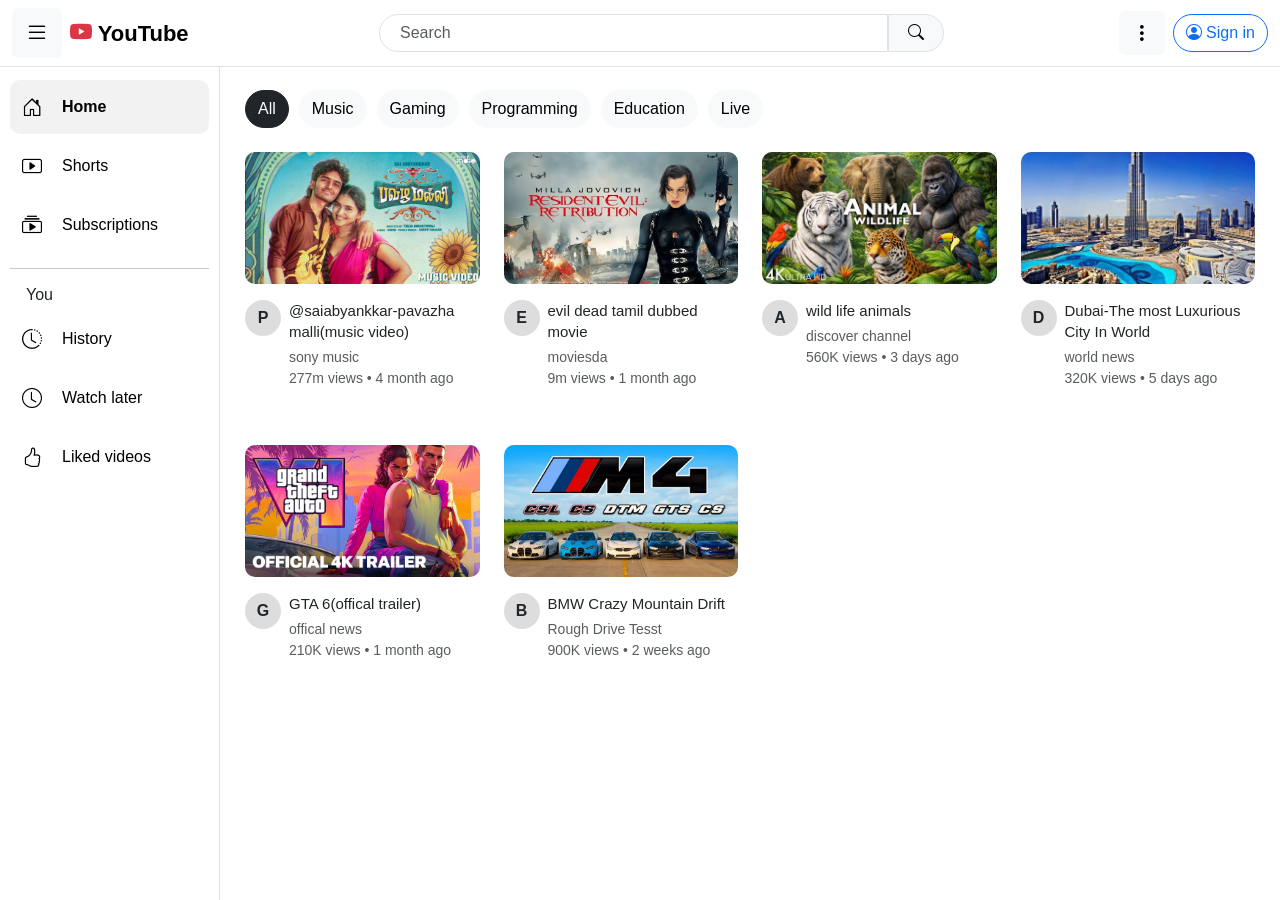
<file: index.html>
<!DOCTYPE html>
<html lang="en">
<head>
    <meta charset="UTF-8">
    <meta name="viewport" content="width=device-width, initial-scale=1.0">

    <title>YouTube Home</title>

    
    <link
        href="https://cdn.jsdelivr.net/npm/bootstrap@5.3.3/dist/css/bootstrap.min.css"
        rel="stylesheet">

   
    <link
        rel="stylesheet"
        href="https://cdn.jsdelivr.net/npm/bootstrap-icons@1.11.3/font/bootstrap-icons.min.css">

   
    <link rel="stylesheet" href="youtube.33.css">
</head>

<body>



<nav class="navbar bg-white border-bottom fixed-top">
    <div class="container-fluid">

        
        <div class="d-flex align-items-center">

            <button class="btn btn-light me-2">
                <i class="bi bi-list fs-4"></i>
            </button>

            <a class="navbar-brand youtube-logo" href="#">
                <i class="bi bi-youtube text-danger"></i>
                YouTube
            </a>

        </div>

       
        <form class="d-none d-md-flex search-box">
            <input
                class="form-control"
                type="search"
                placeholder="Search">

            <button class="btn btn-light search-btn">
                <i class="bi bi-search"></i>
            </button>
        </form>


        <div class="d-flex align-items-center">

            <button class="btn btn-light d-md-none me-2">
                <i class="bi bi-search fs-5"></i>
            </button>

            <button class="btn btn-light me-2">
                <i class="bi bi-three-dots-vertical fs-5"></i>
            </button>

            <button class="btn btn-outline-primary rounded-pill">
                <i class="bi bi-person-circle"></i>
                Sign in
            </button>

        </div>

    </div>
</nav>




<div class="sidebar bg-white border-end">

    <a href="#" class="sidebar-link active">
        <i class="bi bi-house-door"></i>
        <span>Home</span>
    </a>

    <a href="#" class="sidebar-link">
        <i class="bi bi-play-btn"></i>
        <span>Shorts</span>
    </a>

    <a href="#" class="sidebar-link">
        <i class="bi bi-collection-play"></i>
        <span>Subscriptions</span>
    </a>

    <hr>

    <h6 class="px-3">You</h6>

    <a href="#" class="sidebar-link">
        <i class="bi bi-clock-history"></i>
        <span>History</span>
    </a>

    <a href="#" class="sidebar-link">
        <i class="bi bi-clock"></i>
        <span>Watch later</span>
    </a>

    <a href="#" class="sidebar-link">
        <i class="bi bi-hand-thumbs-up"></i>
        <span>Liked videos</span>
    </a>

</div>


<main class="main-content">



    <div class="category-bar mb-4">

        <button class="btn btn-dark rounded-pill">
            All
        </button>

        <button class="btn btn-light rounded-pill">
            Music
        </button>

        <button class="btn btn-light rounded-pill">
            Gaming
        </button>

        <button class="btn btn-light rounded-pill">
            Programming
        </button>

        <button class="btn btn-light rounded-pill">
            Education
        </button>

        <button class="btn btn-light rounded-pill">
            Live
        </button>

    </div>


   

    <div class="row g-4">

       
        <div class="col-12 col-sm-6 col-lg-4 col-xl-3">

            <div class="card video-card border-0">

                <img
                    src="pa.jpg"
                    class="card-img-top video-thumbnail"
                    alt="Video thumbnail">

                <div class="card-body px-0">

                    <div class="d-flex">

                        <div class="channel-icon">
                            P
                        </div>

                        <div class="ms-2">

                            <h6 class="video-title">
                                @saiabyankkar-pavazha malli(music video)
                            </h6>

                            <p class="text-muted small mb-0">
                                sony music
                            </p>

                            <p class="text-muted small">
                                277m views • 4 month ago
                            </p>

                        </div>

                    </div>

                </div>

            </div>

        </div>


      
        <div class="col-12 col-sm-6 col-lg-4 col-xl-3">

            <div class="card video-card border-0">

                <img
                    src="evil.jpg""
                    class="card-img-top video-thumbnail"
                    alt="Video thumbnail">

                <div class="card-body px-0">

                    <div class="d-flex">

                        <div class="channel-icon">
                            E
                        </div>

                        <div class="ms-2">

                            <h6 class="video-title">
                                evil dead tamil dubbed movie
                            </h6>

                            <p class="text-muted small mb-0">
                                moviesda
                            </p>

                            <p class="text-muted small">
                                9m views • 1 month ago
                            </p>

                        </div>

                    </div>

                </div>

            </div>

        </div>


      
        <div class="col-12 col-sm-6 col-lg-4 col-xl-3">

            <div class="card video-card border-0">

                <img
                    src="animals.jpg"
                    class="card-img-top video-thumbnail"
                    alt="Video thumbnail">

                <div class="card-body px-0">

                    <div class="d-flex">

                        <div class="channel-icon">
							A
                            
                        </div>

                        <div class="ms-2">

                            <h6 class="video-title">
                                wild life animals
                            </h6>

                            <p class="text-muted small mb-0">
                                discover channel
                            </p>

                            <p class="text-muted small">
                                560K views • 3 days ago
                            </p>

                        </div>

                    </div>

                </div>

            </div>

        </div>


        
        <div class="col-12 col-sm-6 col-lg-4 col-xl-3">

            <div class="card video-card border-0">

                <img
                    src="dubai.jpg""
                    class="card-img-top video-thumbnail"
                    alt="Video thumbnail">

                <div class="card-body px-0">

                    <div class="d-flex">

                        <div class="channel-icon">
                            D
                        </div>

                        <div class="ms-2">

                            <h6 class="video-title">
                                Dubai-The most Luxurious City In World
                            </h6>

                            <p class="text-muted small mb-0">
                                world news
                            </p>

                            <p class="text-muted small">
                                320K views • 5 days ago
                            </p>

                        </div>

                    </div>

                </div>

            </div>

        </div>


       
        <div class="col-12 col-sm-6 col-lg-4 col-xl-3">

            <div class="card video-card border-0">

                <img
                    src="gta.jpg"
                    class="card-img-top video-thumbnail"
                    alt="Video thumbnail">

                <div class="card-body px-0">

                    <div class="d-flex">

                        <div class="channel-icon">
                            G
                        </div>

                        <div class="ms-2">

                            <h6 class="video-title">
                               GTA 6(offical trailer)
                            </h6>

                            <p class="text-muted small mb-0">
                                offical news
                            </p>

                            <p class="text-muted small">
                                210K views • 1 month ago
                            </p>

                        </div>

                    </div>

                </div>

            </div>

        </div>


       
        <div class="col-12 col-sm-6 col-lg-4 col-xl-3">

            <div class="card video-card border-0">

                <img
                    src="bnw.jpg"
                    class="card-img-top video-thumbnail"
                    alt="Video thumbnail">

                <div class="card-body px-0">

                    <div class="d-flex">

                        <div class="channel-icon">
                            B
                        </div>

                        <div class="ms-2">

                            <h6 class="video-title">
                               BMW Crazy Mountain Drift
                            </h6>

                            <p class="text-muted small mb-0">
                                Rough Drive Tesst
                            </p>

                            <p class="text-muted small">
                                900K views • 2 weeks ago
                            </p>

                        </div>

                    </div>

                </div>

            </div>

        </div>

    </div>

</main>

</body>
</html>
</file>
<file: youtube.33.css>
body {
    background-color: #fff;
    font-family: Arial, sans-serif;
    padding-top: 65px;
}




.youtube-logo {
    font-size: 22px;
    font-weight: bold;
    color: #000;
}

.search-box {
    width: 45%;
}

.search-box input {
    border-radius: 25px 0 0 25px;
    padding-left: 20px;
}

.search-btn {
    width: 60px;
    border: 1px solid #dee2e6;
    border-radius: 0 25px 25px 0;
}


/* ================= SIDEBAR ================= */

.sidebar {
    position: fixed;
    top: 65px;
    left: 0;
    width: 220px;
    height: calc(100vh - 65px);
    padding: 15px 10px;
    overflow-y: auto;
}

.sidebar-link {
    display: flex;
    align-items: center;
    gap: 20px;

    padding: 12px;
    margin-bottom: 5px;

    color: #000;
    text-decoration: none;

    border-radius: 10px;
}

.sidebar-link:hover {
    background-color: #f2f2f2;
}

.sidebar-link.active {
    background-color: #f2f2f2;
    font-weight: bold;
}

.sidebar-link i {
    font-size: 20px;
}




.main-content {
    margin-left: 220px;
    padding: 25px;
}



.category-bar {
    display: flex;
    gap: 10px;
    overflow-x: auto;
    white-space: nowrap;
}

.category-bar::-webkit-scrollbar {
    display: none;
}


/* ================= VIDEO CARD ================= */

.video-card {
    cursor: pointer;
}

.video-thumbnail {
    width: 100%;
    aspect-ratio: 16 / 9;
    object-fit: cover;
    border-radius: 10px;
}

.video-card:hover .video-thumbnail {
    border-radius: 5px;
}

.video-title {
    font-size: 15px;
    line-height: 1.4;
    margin-bottom: 5px;
}




.channel-icon {
    min-width: 36px;
    height: 36px;

    background-color: #ddd;

    border-radius: 50%;

    display: flex;
    align-items: center;
    justify-content: center;

    font-weight: bold;
}




@media (max-width: 768px) {

    .sidebar {
        width: 70px;
        padding: 10px 5px;
    }

    .sidebar-link {
        justify-content: center;
    }

    .sidebar-link span,
    .sidebar h6,
    .sidebar hr {
        display: none;
    }

    .main-content {
        margin-left: 70px;
        padding: 15px;
    }

    .youtube-logo {
        font-size: 18px;
    }
}




@media (max-width: 576px) {

    .sidebar {
        display: none;
    }

    .main-content {
        margin-left: 0;
        padding: 12px;
    }

    .search-box {
        display: none !important;
    }

    .video-title {
        font-size: 14px;
    }

    .navbar-brand {
        margin-right: 0;
    }
}
</file>
